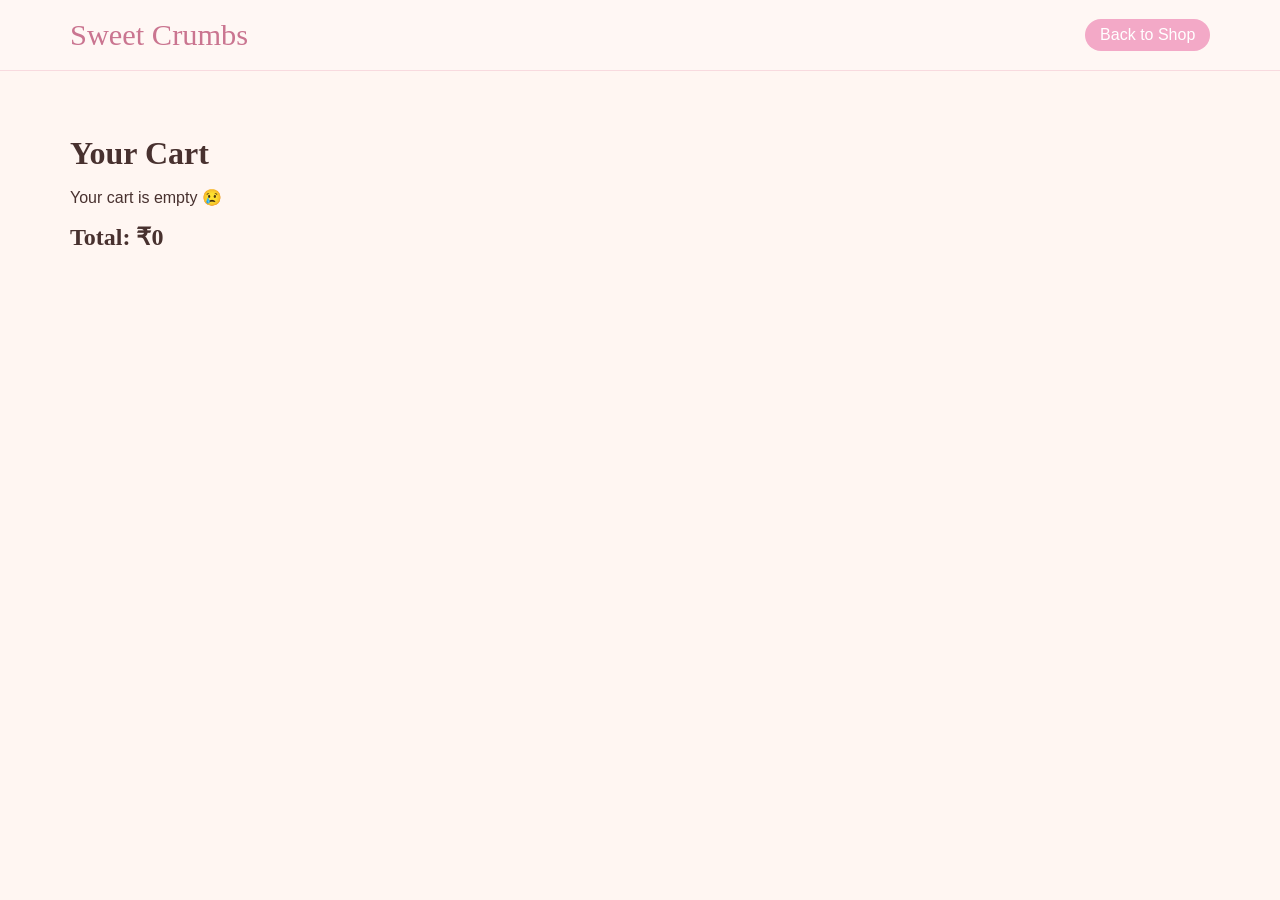
<file: cart.html>
<!DOCTYPE html>
<html lang="en">
<head>
  <meta charset="UTF-8" />
  <meta name="viewport" content="width=device-width, initial-scale=1.0"/>
  <title>Cart | Sweet Crumbs</title>
  <link rel="stylesheet" href="./style.css" />
  <style>
    /* Checkout Section Styles */
    #checkout-section { margin-top: 2rem; padding-top: 2rem; border-top: 2px dashed #eee; display: none; }
    .method-selector { display: flex; gap: 1rem; margin-bottom: 1.5rem; }
    .method-card { 
      flex: 1; padding: 1rem; border: 1px solid #ddd; border-radius: 8px; text-align: center; cursor: pointer; transition: 0.3s;
    }
    .method-card.active { border-color: #d4a373; background: #fffaf5; box-shadow: 0 4px 12px rgba(212, 163, 115, 0.2); }
    .details-form { background: #fdfdfd; padding: 1.5rem; border-radius: 12px; margin-top: 1rem; display: none; }
    .form-group { margin-bottom: 1rem; }
    .form-group label { display: block; font-weight: 600; margin-bottom: 0.3rem; font-size: 0.9rem; }
    .form-group input, .form-group textarea { width: 100%; padding: 0.8rem; border: 1px solid #ddd; border-radius: 6px; }
    .hidden { display: none !important; }
  </style>
</head>
<body>

<header class="site-header">
  <div class="container topbar">
    <a class="logo" href="./index.html">Sweet Crumbs</a>
    <a href="./shop.html" class="btn mini">Back to Shop</a>
  </div>
</header>

<main class="section">
  <div class="container">
    <h1>Your Cart</h1>

    <div id="cart-container"></div>
    <h2 id="cart-total" style="margin-top: 1rem;">Total: ₹0</h2>

    <div id="place-order-btn-container" style="margin-top: 2rem;">
        <button onclick="showCheckout()" class="btn primary" id="main-place-order">Place Order</button>
    </div>

    <section id="checkout-section">
        <h3>Order Preferences</h3>
        <p>How would you like to receive your sweet treats?</p>
        
        <div class="method-selector">
            <div class="method-card" onclick="selectMethod('delivery')" id="m-delivery">
                <strong>🚚 Delivery</strong>
            </div>
            <div class="method-card" onclick="selectMethod('takeaway')" id="m-takeaway">
                <strong>🛍️ Takeaway</strong>
            </div>
            <div class="method-card" onclick="selectMethod('dinein')" id="m-dinein">
                <strong>🍽️ Dine In</strong>
            </div>
        </div>

        <div id="checkout-form" class="details-form">
            <div id="delivery-fields" class="hidden">
                <div class="form-group">
                    <label>Full Address</label>
                    <textarea id="address" placeholder="House #, Street, Area..."></textarea>
                </div>
                <div class="form-group">
                    <label>Contact Number</label>
                    <input type="tel" id="phone" placeholder="+92 3xx xxxxxxx">
                </div>
            </div>

            <div id="dinein-fields" class="hidden">
                <div class="form-group">
                    <label>Table Number</label>
                    <input type="number" id="table-no" placeholder="Enter table number (1-20)">
                </div>
            </div>

            <div id="takeaway-fields" class="hidden">
                <p>✨ Your order will be ready for pickup in 20-30 minutes.</p>
                <div class="form-group">
                    <label>Pickup Time</label>
                    <input type="time" id="pickup-time">
                </div>
            </div>

            <button onclick="confirmOrder()" class="btn primary" style="width: 100%; margin-top: 1rem;">Confirm & Pay</button>
        </div>
    </section>
  </div>
</main>

<script>
const CART_STORAGE_KEY = "sweetcrumbs-cart";
let selectedMethod = '';

function getCartItems() {
  try {
    return JSON.parse(localStorage.getItem(CART_STORAGE_KEY)) || [];
  } catch { return []; }
}

function saveCartItems(items) {
  localStorage.setItem(CART_STORAGE_KEY, JSON.stringify(items));
}

function renderCart() {
  const container = document.getElementById("cart-container");
  const totalEl = document.getElementById("cart-total");
  const checkoutSec = document.getElementById("checkout-section");
  const placeOrderBtn = document.getElementById("main-place-order");

  const cartItems = getCartItems();

  if (cartItems.length === 0) {
    container.innerHTML = "<p>Your cart is empty 😢</p>";
    totalEl.textContent = "Total: ₹0";
    placeOrderBtn.style.display = "none";
    checkoutSec.style.display = "none";
    return;
  }

  let total = 0;
  container.innerHTML = cartItems.map((item, index) => {
    const price = parseInt(item.price.replace("₹", "")) || 0;
    total += price * item.quantity;
    return `
      <div class="card" style="margin-bottom:1rem; padding: 1rem;">
        <div class="row" style="justify-content: space-between; align-items: center;">
          <div style="display: flex; align-items: center; gap: 15px;">
            <img src="${item.image}" style="width: 50px; height: 50px; border-radius: 8px; object-fit: cover;">
            <div>
                <h3 style="margin:0">${item.name}</h3>
                <p style="margin:0">${item.price} × ${item.quantity}</p>
            </div>
          </div>
          <button onclick="removeItem(${index})" class="btn mini" style="background: #ffeded; color: red; border:none;">Remove</button>
        </div>
      </div>
    `;
  }).join("");

  totalEl.textContent = "Total: ₹" + total;
}

function showCheckout() {
    document.getElementById("checkout-section").style.display = "block";
    window.scrollTo({ top: document.body.scrollHeight, behavior: 'smooth' });
}

function selectMethod(method) {
    selectedMethod = method;
    
    // UI Update
    document.querySelectorAll('.method-card').forEach(c => c.classList.remove('active'));
    document.getElementById(`m-${method}`).classList.add('active');
    
    // Form Update
    document.getElementById('checkout-form').style.display = "block";
    document.getElementById('delivery-fields').classList.add('hidden');
    document.getElementById('dinein-fields').classList.add('hidden');
    document.getElementById('takeaway-fields').classList.add('hidden');
    
    document.getElementById(`${method}-fields`).classList.remove('hidden');
}

function confirmOrder() {
    const cart = getCartItems();
    if(cart.length === 0) return;

    // Yahan hum real logic ki jagah professional alert de rahe hain
    let details = "";
    if(selectedMethod === 'delivery') details = "Address: " + document.getElementById('address').value;
    if(selectedMethod === 'dinein') details = "Table: " + document.getElementById('table-no').value;
    
    alert(`🎉 Order Placed via ${selectedMethod.toUpperCase()}!\n\nThank you for choosing Sweet Crumbs Bakery. Your order is being prepared.`);
    
    // Clear Cart after order
    localStorage.removeItem(CART_STORAGE_KEY);
    window.location.href = "index.html"; 
}

function removeItem(index) {
  const cartItems = getCartItems();
  cartItems.splice(index, 1);
  saveCartItems(cartItems);
  renderCart();
}

renderCart();
</script>

</body>
</html>
</file>
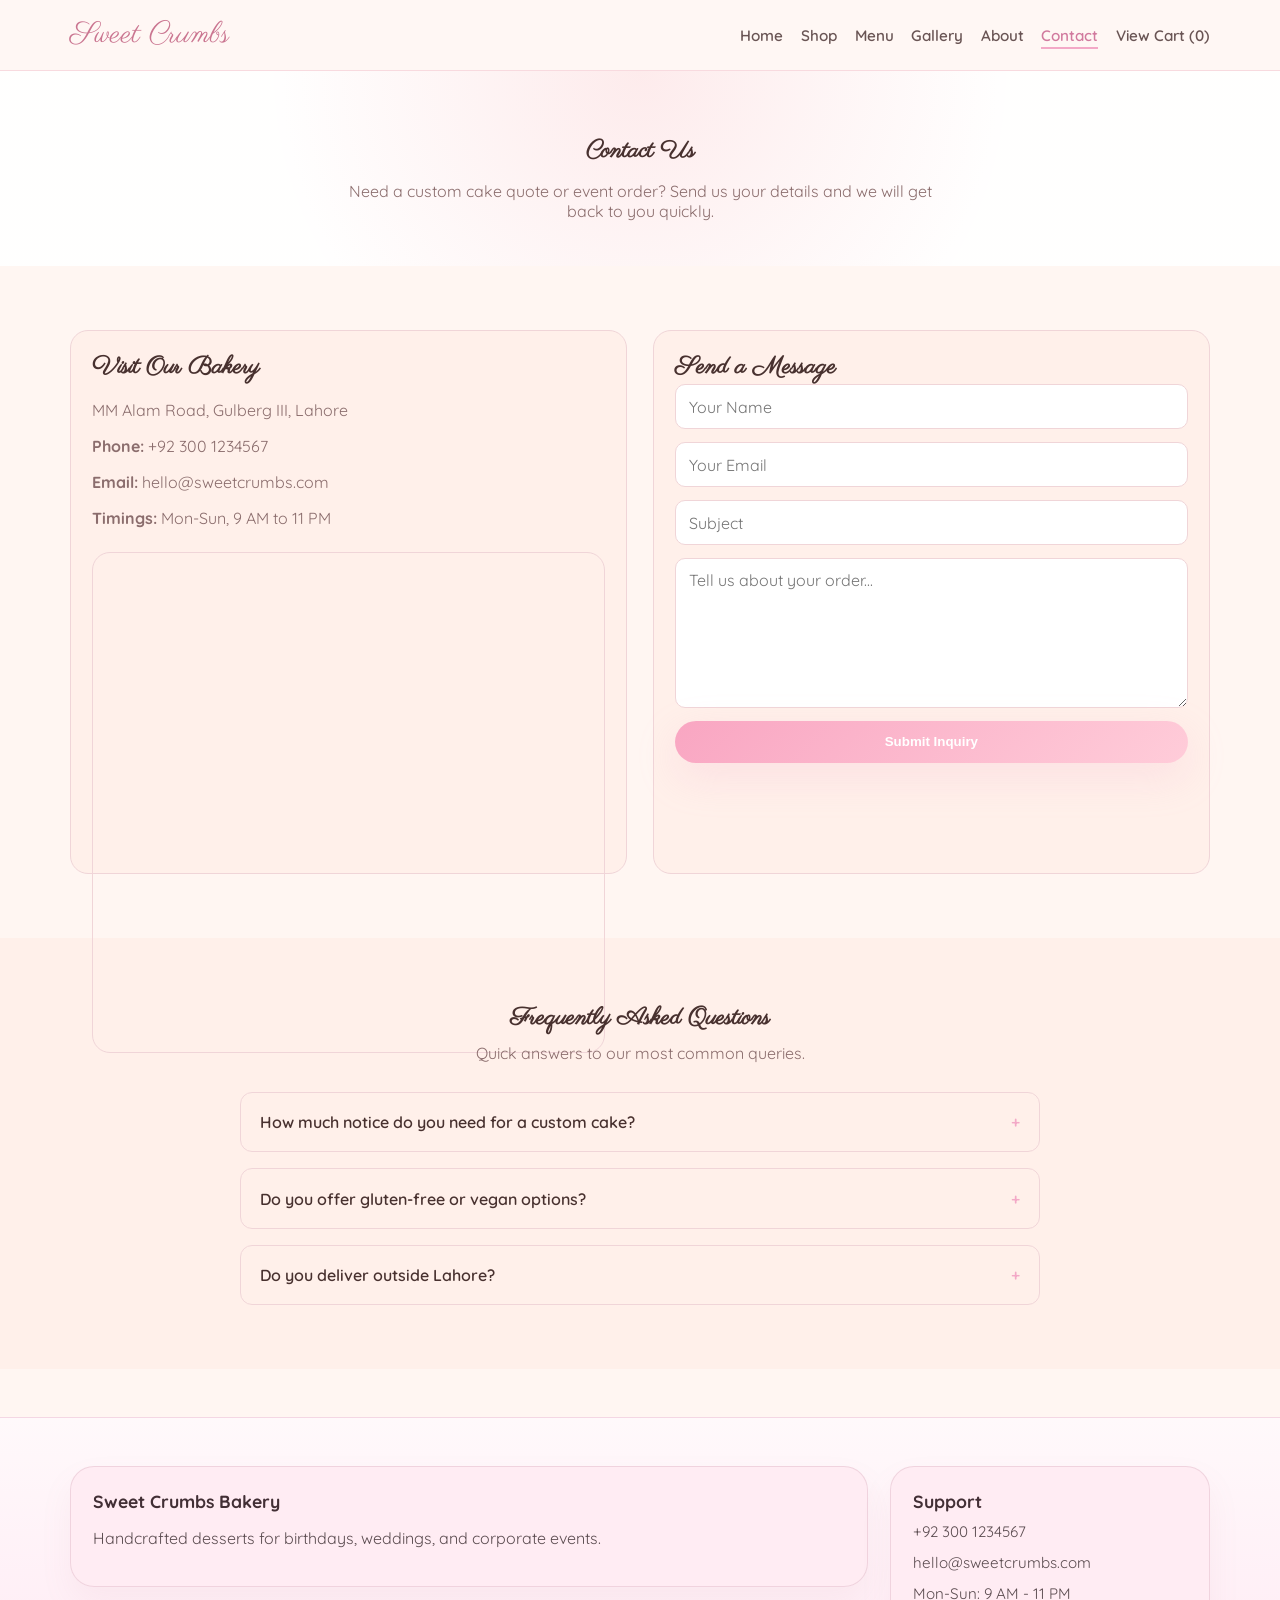
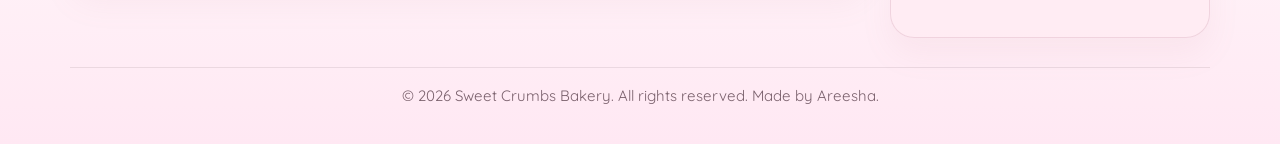
<file: contact.html>
<!DOCTYPE html>
<html lang="en">
  <head>
    <meta charset="UTF-8" />
    <meta name="viewport" content="width=device-width, initial-scale=1.0" />
    <title>Contact | Sweet Crumbs Bakery</title>
    <link rel="preconnect" href="https://fonts.googleapis.com" />
    <link rel="preconnect" href="https://fonts.gstatic.com" crossorigin />
    <link
      href="https://fonts.googleapis.com/css2?family=Parisienne&family=Quicksand:wght@300;400;500;600;700&display=swap"
      rel="stylesheet"
    />
    <link rel="stylesheet" href="./style.css" />
  </head>
  <body>
    <div class="page-loader" aria-hidden="true">
      <div class="loader-content">
        <div class="loader-spinner">
          <span class="loader-dot"></span>
          <span class="loader-dot"></span>
          <span class="loader-dot"></span>
        </div>
        <p class="loader-title">Sweet Crumbs</p>
        <p class="loader-subtitle">Welcome to our bakery</p>
      </div>
    </div>
    <header class="site-header">
      <div class="container topbar">
        <a class="logo" href="./index.html">Sweet Crumbs</a>
        <button class="menu-toggle" type="button">Menu</button>
        <nav>
          <ul class="nav-list">
            <li><a class="nav-link" href="./index.html">Home</a></li>
            <li><a class="nav-link" href="./shop.html">Shop</a></li>
            <li><a class="nav-link" href="./menu.html">Menu</a></li>
            <li><a class="nav-link" href="./gallery.html">Gallery</a></li>
            <li><a class="nav-link" href="./about.html">About</a></li>
            <li><a class="nav-link active" href="./contact.html">Contact</a></li>
            <li><a class="nav-link cart-link" href="#" id="view-cart-link">View Cart (<span class="cart-count">0</span>)</a></li>
          </ul>
        </nav>
      </div>
    </header>

    <main>
      <section class="page-hero">
        <div class="container">
          <h1>Contact Us</h1>
          <p>
            Need a custom cake quote or event order? Send us your details and
            we will get back to you quickly.
          </p>
        </div>
      </section>

      <section class="section">
        <div class="container split">
          <article class="panel">
            <h2>Visit Our Bakery</h2>
            <p>MM Alam Road, Gulberg III, Lahore</p>
            <p><strong>Phone:</strong> +92 300 1234567</p>
            <p><strong>Email:</strong> hello@sweetcrumbs.com</p>
            <p><strong>Timings:</strong> Mon-Sun, 9 AM to 11 PM</p>
            
            <div class="map-container" style="margin-top: 1.5rem;">
              <iframe src="https://www.google.com/maps/embed?pb=!1m18!1m12!1m3!1d13606.311394747738!2d74.3364966!3d31.5083161!2m3!1f0!2f0!3f0!3m2!1i1024!2i768!4f13.1!3m3!1m2!1s0x3919045a19555555%3A0x6b83f06e0cb7090b!2sGulberg%20III%2C%20Lahore%2C%20Punjab%2C%20Pakistan!5e0!3m2!1sen!2s!4v1700000000000!5m2!1sen!2s" allowfullscreen="" loading="lazy" referrerpolicy="no-referrer-when-downgrade"></iframe>
            </div>
          </article>
          <article class="panel">
            <h2>Send a Message</h2>
            <form class="contact-form">
              <input type="text" placeholder="Your Name" />
              <input type="email" placeholder="Your Email" />
              <input type="text" placeholder="Subject" />
              <textarea placeholder="Tell us about your order..."></textarea>
              <button class="btn primary" type="button">Submit Inquiry</button>
            </form>
          </article>
        </div>
      </section>

      <section class="section" style="background: var(--surface-soft);">
        <div class="container fade-up">
          <div class="section-title">
            <h2>Frequently Asked Questions</h2>
            <p>Quick answers to our most common queries.</p>
          </div>
          
          <div class="faq-list" style="max-width: 800px; margin: 0 auto;">
            <div class="faq-item">
              <div class="faq-question">
                How much notice do you need for a custom cake?
                <span style="color: var(--accent);">+</span>
              </div>
              <div class="faq-answer">
                For standard signature cakes, we require at least 24 hours notice. For fully custom and tiered event cakes, we request a minimum of 1 week notice.
              </div>
            </div>
            
            <div class="faq-item">
              <div class="faq-question">
                Do you offer gluten-free or vegan options?
                <span style="color: var(--accent);">+</span>
              </div>
              <div class="faq-answer">
                Yes! We have a dedicated menu for gluten-free and vegan cupcakes and cookies. Please mention your dietary requirements when ordering.
              </div>
            </div>

            <div class="faq-item">
              <div class="faq-question">
                Do you deliver outside Lahore?
                <span style="color: var(--accent);">+</span>
              </div>
              <div class="faq-answer">
                Currently, we only offer delivery within the greater Lahore area to ensure our delicate desserts arrive in perfect condition.
              </div>
            </div>
          </div>
        </div>
      </section>
    </main>

    <footer class="site-footer">
      <div class="container">
        <div class="footer-grid">
          <div>
            <h3>Sweet Crumbs Bakery</h3>
            <p>Handcrafted desserts for birthdays, weddings, and corporate events.</p>
          </div>
          <div>
            <h4>Support</h4>
            <ul>
              <li>+92 300 1234567</li>
              <li>hello@sweetcrumbs.com</li>
              <li>Mon-Sun: 9 AM - 11 PM</li>
            </ul>
          </div>
        </div>
        <p class="copyright">© 2026 Sweet Crumbs Bakery. All rights reserved. Made by Areesha.</p>
      </div>
    </footer>
    <script src="./script.js"></script>
  </body>
</html>
</file>
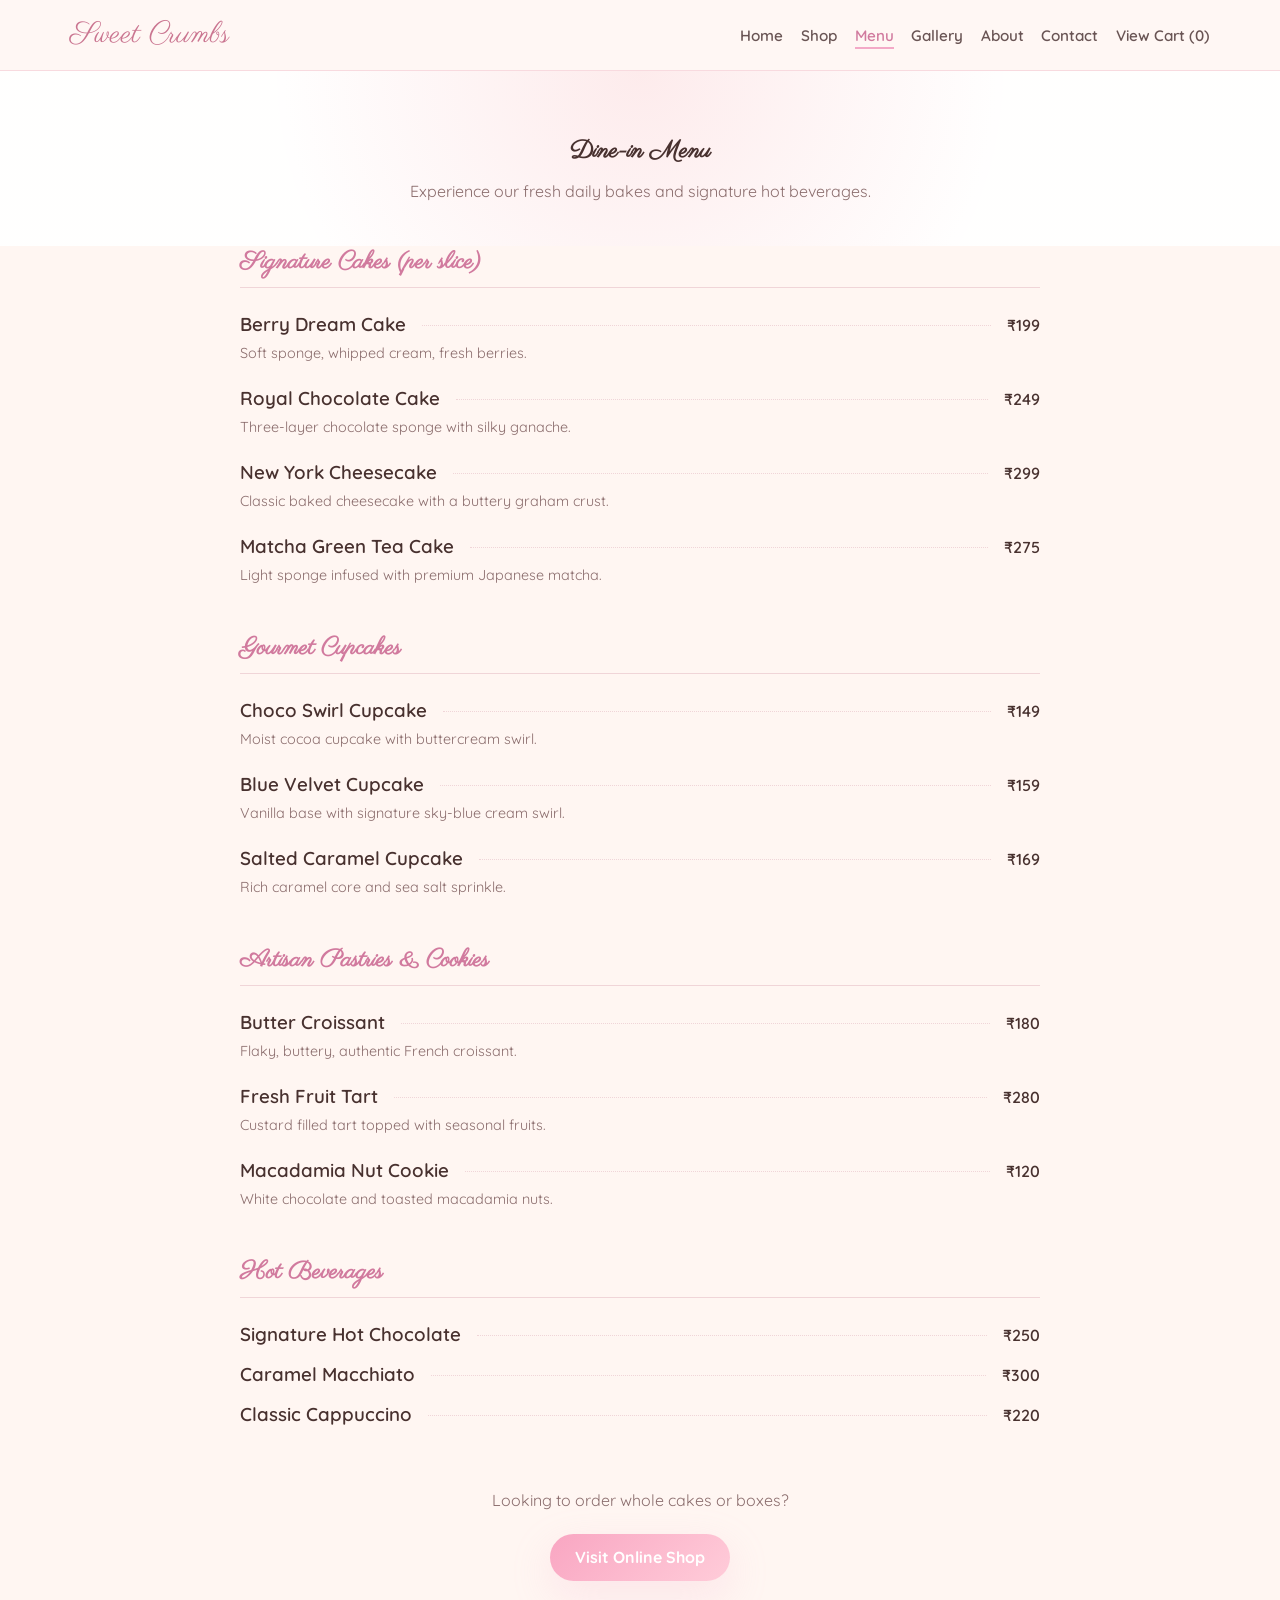
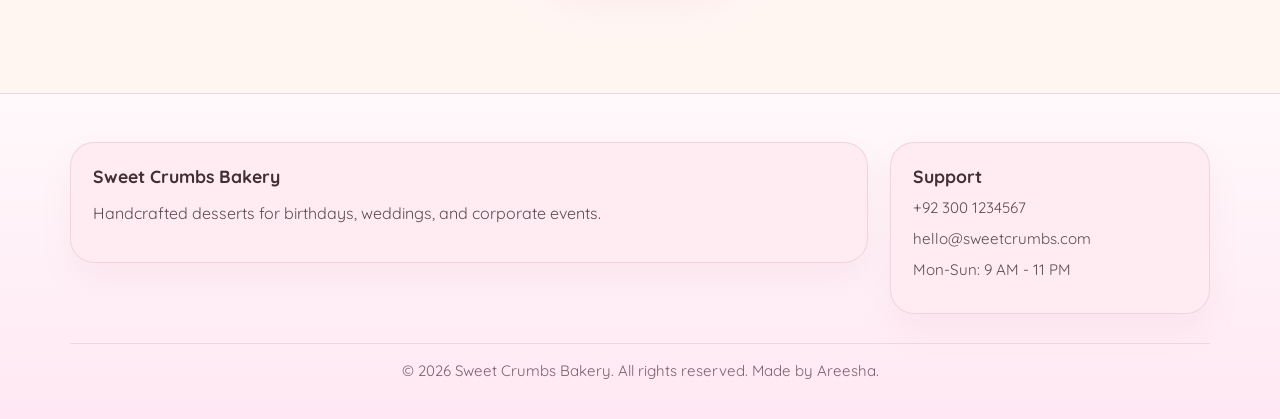
<file: menu.html>
<!DOCTYPE html>
<html lang="en">
  <head>
    <meta charset="UTF-8" />
    <meta name="viewport" content="width=device-width, initial-scale=1.0" />
    <title>Menu | Sweet Crumbs Bakery</title>
    <link rel="preconnect" href="https://fonts.googleapis.com" />
    <link rel="preconnect" href="https://fonts.gstatic.com" crossorigin />
    <link
      href="https://fonts.googleapis.com/css2?family=Parisienne&family=Quicksand:wght@300;400;500;600;700&display=swap"
      rel="stylesheet"
    />
    <link rel="stylesheet" href="./style.css" />
  </head>
  <body>
    <div class="page-loader" aria-hidden="true">
      <div class="loader-content">
        <div class="loader-spinner">
          <span class="loader-dot"></span>
          <span class="loader-dot"></span>
          <span class="loader-dot"></span>
        </div>
        <p class="loader-title">Sweet Crumbs</p>
        <p class="loader-subtitle">Welcome to our bakery</p>
      </div>
    </div>
    <header class="site-header">
      <div class="container topbar">
        <a class="logo" href="./index.html">Sweet Crumbs</a>
        <button class="menu-toggle" type="button">Menu</button>
        <nav>
          <ul class="nav-list">
            <li><a class="nav-link" href="./index.html">Home</a></li>
            <li><a class="nav-link" href="./shop.html">Shop</a></li>
            <li><a class="nav-link active" href="./menu.html">Menu</a></li>
            <li><a class="nav-link" href="./gallery.html">Gallery</a></li>
            <li><a class="nav-link" href="./about.html">About</a></li>
            <li><a class="nav-link" href="./contact.html">Contact</a></li>
            <li><a class="nav-link cart-link" href="#" id="view-cart-link">View Cart (<span class="cart-count">0</span>)</a></li>
          </ul>
        </nav>
      </div>
    </header>

    <main>
      <section class="page-hero fade-up">
        <div class="container">
          <h1>Dine-in Menu</h1>
          <p>
            Experience our fresh daily bakes and signature hot beverages.
          </p>
        </div>
      </section>

      <section class="section" style="padding-top: 0;">
        <div class="container" style="max-width: 800px; margin: 0 auto;">
          <div class="menu-category fade-up" style="margin-bottom: 3rem;">
            <h2 style="border-bottom: 1px solid var(--line); padding-bottom: 0.5rem; margin-bottom: 1.5rem; color: var(--accent-dark);">Signature Cakes (per slice)</h2>
            
            <div style="display: flex; justify-content: space-between; align-items: baseline; margin-bottom: 1rem;">
              <h3 style="margin: 0; font-family: 'Quicksand', sans-serif; font-weight: 600;">Berry Dream Cake</h3>
              <div style="flex-grow: 1; border-bottom: 1px dotted var(--line); margin: 0 1rem; position: relative; top: -5px;"></div>
              <span style="font-weight: 600;">₹199</span>
            </div>
            <p style="color: var(--muted); font-size: 0.9rem; margin-top: -0.5rem; margin-bottom: 1.5rem;">Soft sponge, whipped cream, fresh berries.</p>

            <div style="display: flex; justify-content: space-between; align-items: baseline; margin-bottom: 1rem;">
              <h3 style="margin: 0; font-family: 'Quicksand', sans-serif; font-weight: 600;">Royal Chocolate Cake</h3>
              <div style="flex-grow: 1; border-bottom: 1px dotted var(--line); margin: 0 1rem; position: relative; top: -5px;"></div>
              <span style="font-weight: 600;">₹249</span>
            </div>
            <p style="color: var(--muted); font-size: 0.9rem; margin-top: -0.5rem; margin-bottom: 1.5rem;">Three-layer chocolate sponge with silky ganache.</p>

            <div style="display: flex; justify-content: space-between; align-items: baseline; margin-bottom: 1rem;">
              <h3 style="margin: 0; font-family: 'Quicksand', sans-serif; font-weight: 600;">New York Cheesecake</h3>
              <div style="flex-grow: 1; border-bottom: 1px dotted var(--line); margin: 0 1rem; position: relative; top: -5px;"></div>
              <span style="font-weight: 600;">₹299</span>
            </div>
            <p style="color: var(--muted); font-size: 0.9rem; margin-top: -0.5rem; margin-bottom: 1.5rem;">Classic baked cheesecake with a buttery graham crust.</p>
            
            <div style="display: flex; justify-content: space-between; align-items: baseline; margin-bottom: 1rem;">
              <h3 style="margin: 0; font-family: 'Quicksand', sans-serif; font-weight: 600;">Matcha Green Tea Cake</h3>
              <div style="flex-grow: 1; border-bottom: 1px dotted var(--line); margin: 0 1rem; position: relative; top: -5px;"></div>
              <span style="font-weight: 600;">₹275</span>
            </div>
            <p style="color: var(--muted); font-size: 0.9rem; margin-top: -0.5rem; margin-bottom: 1.5rem;">Light sponge infused with premium Japanese matcha.</p>
          </div>

          <div class="menu-category fade-up" style="margin-bottom: 3rem;">
            <h2 style="border-bottom: 1px solid var(--line); padding-bottom: 0.5rem; margin-bottom: 1.5rem; color: var(--accent-dark);">Gourmet Cupcakes</h2>
            
            <div style="display: flex; justify-content: space-between; align-items: baseline; margin-bottom: 1rem;">
              <h3 style="margin: 0; font-family: 'Quicksand', sans-serif; font-weight: 600;">Choco Swirl Cupcake</h3>
              <div style="flex-grow: 1; border-bottom: 1px dotted var(--line); margin: 0 1rem; position: relative; top: -5px;"></div>
              <span style="font-weight: 600;">₹149</span>
            </div>
            <p style="color: var(--muted); font-size: 0.9rem; margin-top: -0.5rem; margin-bottom: 1.5rem;">Moist cocoa cupcake with buttercream swirl.</p>

            <div style="display: flex; justify-content: space-between; align-items: baseline; margin-bottom: 1rem;">
              <h3 style="margin: 0; font-family: 'Quicksand', sans-serif; font-weight: 600;">Blue Velvet Cupcake</h3>
              <div style="flex-grow: 1; border-bottom: 1px dotted var(--line); margin: 0 1rem; position: relative; top: -5px;"></div>
              <span style="font-weight: 600;">₹159</span>
            </div>
            <p style="color: var(--muted); font-size: 0.9rem; margin-top: -0.5rem; margin-bottom: 1.5rem;">Vanilla base with signature sky-blue cream swirl.</p>
            
            <div style="display: flex; justify-content: space-between; align-items: baseline; margin-bottom: 1rem;">
              <h3 style="margin: 0; font-family: 'Quicksand', sans-serif; font-weight: 600;">Salted Caramel Cupcake</h3>
              <div style="flex-grow: 1; border-bottom: 1px dotted var(--line); margin: 0 1rem; position: relative; top: -5px;"></div>
              <span style="font-weight: 600;">₹169</span>
            </div>
            <p style="color: var(--muted); font-size: 0.9rem; margin-top: -0.5rem; margin-bottom: 1.5rem;">Rich caramel core and sea salt sprinkle.</p>
          </div>

          <div class="menu-category fade-up" style="margin-bottom: 3rem;">
            <h2 style="border-bottom: 1px solid var(--line); padding-bottom: 0.5rem; margin-bottom: 1.5rem; color: var(--accent-dark);">Artisan Pastries & Cookies</h2>
            
            <div style="display: flex; justify-content: space-between; align-items: baseline; margin-bottom: 1rem;">
              <h3 style="margin: 0; font-family: 'Quicksand', sans-serif; font-weight: 600;">Butter Croissant</h3>
              <div style="flex-grow: 1; border-bottom: 1px dotted var(--line); margin: 0 1rem; position: relative; top: -5px;"></div>
              <span style="font-weight: 600;">₹180</span>
            </div>
            <p style="color: var(--muted); font-size: 0.9rem; margin-top: -0.5rem; margin-bottom: 1.5rem;">Flaky, buttery, authentic French croissant.</p>
            
            <div style="display: flex; justify-content: space-between; align-items: baseline; margin-bottom: 1rem;">
              <h3 style="margin: 0; font-family: 'Quicksand', sans-serif; font-weight: 600;">Fresh Fruit Tart</h3>
              <div style="flex-grow: 1; border-bottom: 1px dotted var(--line); margin: 0 1rem; position: relative; top: -5px;"></div>
              <span style="font-weight: 600;">₹280</span>
            </div>
            <p style="color: var(--muted); font-size: 0.9rem; margin-top: -0.5rem; margin-bottom: 1.5rem;">Custard filled tart topped with seasonal fruits.</p>

            <div style="display: flex; justify-content: space-between; align-items: baseline; margin-bottom: 1rem;">
              <h3 style="margin: 0; font-family: 'Quicksand', sans-serif; font-weight: 600;">Macadamia Nut Cookie</h3>
              <div style="flex-grow: 1; border-bottom: 1px dotted var(--line); margin: 0 1rem; position: relative; top: -5px;"></div>
              <span style="font-weight: 600;">₹120</span>
            </div>
            <p style="color: var(--muted); font-size: 0.9rem; margin-top: -0.5rem; margin-bottom: 1.5rem;">White chocolate and toasted macadamia nuts.</p>
          </div>
          
          <div class="menu-category fade-up" style="margin-bottom: 3rem;">
            <h2 style="border-bottom: 1px solid var(--line); padding-bottom: 0.5rem; margin-bottom: 1.5rem; color: var(--accent-dark);">Hot Beverages</h2>
            
            <div style="display: flex; justify-content: space-between; align-items: baseline; margin-bottom: 1rem;">
              <h3 style="margin: 0; font-family: 'Quicksand', sans-serif; font-weight: 600;">Signature Hot Chocolate</h3>
              <div style="flex-grow: 1; border-bottom: 1px dotted var(--line); margin: 0 1rem; position: relative; top: -5px;"></div>
              <span style="font-weight: 600;">₹250</span>
            </div>

            <div style="display: flex; justify-content: space-between; align-items: baseline; margin-bottom: 1rem;">
              <h3 style="margin: 0; font-family: 'Quicksand', sans-serif; font-weight: 600;">Caramel Macchiato</h3>
              <div style="flex-grow: 1; border-bottom: 1px dotted var(--line); margin: 0 1rem; position: relative; top: -5px;"></div>
              <span style="font-weight: 600;">₹300</span>
            </div>
            
            <div style="display: flex; justify-content: space-between; align-items: baseline; margin-bottom: 1rem;">
              <h3 style="margin: 0; font-family: 'Quicksand', sans-serif; font-weight: 600;">Classic Cappuccino</h3>
              <div style="flex-grow: 1; border-bottom: 1px dotted var(--line); margin: 0 1rem; position: relative; top: -5px;"></div>
              <span style="font-weight: 600;">₹220</span>
            </div>
          </div>
          
          <div style="text-align: center; margin-top: 4rem;">
            <p style="color: var(--muted); margin-bottom: 1.5rem;">Looking to order whole cakes or boxes?</p>
            <a href="./shop.html" class="btn primary">Visit Online Shop</a>
          </div>
        </div>
      </section>
    </main>

    <footer class="site-footer">
      <div class="container">
        <div class="footer-grid">
          <div>
            <h3>Sweet Crumbs Bakery</h3>
            <p>Handcrafted desserts for birthdays, weddings, and corporate events.</p>
          </div>
          <div>
            <h4>Support</h4>
            <ul>
              <li>+92 300 1234567</li>
              <li>hello@sweetcrumbs.com</li>
              <li>Mon-Sun: 9 AM - 11 PM</li>
            </ul>
          </div>
        </div>
        <p class="copyright">© 2026 Sweet Crumbs Bakery. All rights reserved. Made by Areesha.</p>
      </div>
    </footer>
    <script src="./script.js"></script>
  </body>
</html>
</file>
<file: style.css>
:root {
  --bg: #fff6f2;
  --surface: #fff7f3;
  --surface-soft: #fff0ea;
  --accent: #f3a9c7;
  --accent-dark: #d17a9e;
  --text: #48312f;
  --muted: #8b6d6d;
  --line: #f0d5d8;
  --shadow-sm: 0 8px 24px rgba(146, 87, 115, 0.09);
  --shadow-md: 0 16px 40px rgba(146, 87, 115, 0.14);
  --shadow-lg: 0 28px 80px rgba(146, 87, 115, 0.18);
  --transition: 0.25s cubic-bezier(0.25, 0.8, 0.25, 1);
}

* {
  box-sizing: border-box;
}

html {
  scroll-behavior: smooth;
}

body {
  margin: 0;
  font-family: "Quicksand", sans-serif;
  color: var(--text);
  background: var(--bg);
}

h1,
h2,
h3,
h4 {
  margin: 0;
  font-family: "Parisienne", cursive;
}

a {
  color: inherit;
  text-decoration: none;
}

img {
  max-width: 100%;
  display: block;
}

.page-loader {
  position: fixed;
  inset: 0;
  z-index: 9999;
  display: flex;
  align-items: center;
  justify-content: center;
  background: radial-gradient(circle at top left, rgba(243, 169, 199, 0.2), transparent 35%),
    linear-gradient(180deg, #fff8fb 0%, #fef2f6 45%, #ffe7f1 100%);
  color: #472b33;
  transition: opacity 0.35s ease, visibility 0.35s ease;
  opacity: 1;
  visibility: visible;
}

.page-loader.hide {
  opacity: 0;
  visibility: hidden;
  pointer-events: none;
}

.loader-content {
  text-align: center;
  max-width: 360px;
  padding: 2rem 1.75rem;
  border-radius: 28px;
  background: rgba(255, 255, 255, 0.98);
  backdrop-filter: blur(16px);
  box-shadow: 0 28px 60px rgba(0, 0, 0, 0.12);
  border: 1px solid rgba(46, 33, 20, 0.08);
}

.loader-spinner {
  display: flex;
  align-items: center;
  justify-content: center;
  gap: 0.55rem;
  margin: 0 auto 1.35rem;
}

.loader-dot {
  width: 0.95rem;
  height: 0.95rem;
  background: #d8b87c;
  border-radius: 50%;
  opacity: 0.4;
  animation: loader-dot 1s infinite ease-in-out;
}

.loader-dot:nth-child(2) {
  animation-delay: 0.15s;
}

.loader-dot:nth-child(3) {
  animation-delay: 0.3s;
}

.loader-title {
  letter-spacing: 0.45em;
  text-transform: uppercase;
  font-size: 1.4rem;
  margin: 0.7rem 0 0.35rem;
  font-family: "Parisienne", cursive;
  font-weight: 400;
  color: #3c2a16;
}

.loader-subtitle {
  color: #5f4a36;
  font-size: 0.96rem;
  margin: 0;
  line-height: 1.75;
}

.cart-overlay,
.cart-panel {
  position: fixed;
  inset: 0;
  z-index: 10000;
}

.cart-overlay {
  background: rgba(51, 23, 38, 0.55);
  opacity: 0;
  visibility: hidden;
  display: none;
  pointer-events: none;
  transition: opacity 0.25s ease;
}

.cart-overlay.open {
  display: block;
  opacity: 1;
  visibility: visible;
  pointer-events: auto;
}

.cart-panel {
  position: fixed;
  top: 0;
  right: 0;
  width: min(420px, 100%);
  height: 100%;
  background: #fff9fb;
  box-shadow: -12px 0 40px rgba(124, 80, 101, 0.12);
  transform: translateX(100%);
  transition: transform 0.4s cubic-bezier(0.25, 0.46, 0.45, 0.94);
  display: none;
  flex-direction: column;
  padding: 1.5rem;
}

.cart-panel.open {
  display: flex;
  transform: translateX(0);
}

.cart-panel h2 {
  font-family: "Parisienne", cursive;
  margin: 0 0 1rem;
  color: #b5567e;
}

.cart-panel .cart-items {
  flex: 1;
  overflow-y: auto;
  display: grid;
  gap: 1rem;
}

.cart-item {
  background: #fff;
  border: 1px solid rgba(240, 207, 214, 0.8);
  border-radius: 18px;
  padding: 1rem;
  display: grid;
  gap: 0.45rem;
}

.cart-item-top {
  display: flex;
  justify-content: space-between;
  align-items: center;
  gap: 0.75rem;
}

.cart-item h4 {
  margin: 0;
  font-size: 1rem;
  font-weight: 700;
  color: #45303a;
}

.cart-remove-btn {
  padding: 0.35rem 0.85rem;
  border-radius: 999px;
  border: 1px solid rgba(181, 86, 126, 0.35);
  background: transparent;
  color: #b5567e;
  font-size: 0.86rem;
  cursor: pointer;
}

.cart-remove-btn:hover {
  background: #ffe9f1;
}

.cart-item span {
  color: #6e515e;
  font-size: 0.92rem;
}

.cart-panel .cart-footer {
  padding-top: 1rem;
  border-top: 1px solid rgba(240, 207, 214, 0.9);
}

.cart-panel .cart-footer p {
  margin: 0.75rem 0 0;
  color: #5b404b;
}

.cart-close {
  position: absolute;
  top: 1rem;
  right: 1rem;
  width: 2rem;
  height: 2rem;
  border: 1px solid rgba(181, 86, 126, 0.35);
  border-radius: 999px;
  display: inline-flex;
  align-items: center;
  justify-content: center;
  background: #fff;
  color: #b5567e;
  font-weight: 700;
  cursor: pointer;
}

.btn.mini.cart-add-btn {
  margin-right: 0.5rem;
  background: #ffd9e9;
  color: #8f4f6c;
}

.btn.mini.cart-add-btn:hover {
  background: #f7baca;
}

.product-detail-section.animate-detail {
  opacity: 0;
  transform: translateY(20px);
  transition: transform 0.7s ease, opacity 0.7s ease;
}

.product-detail-section.show-detail {
  opacity: 1;
  transform: translateY(0);
}

@keyframes loader-dot {
  0%, 100% {
    transform: translateY(0);
    opacity: 0.4;
  }
  50% {
    transform: translateY(-10px);
    opacity: 1;
  }
}


@keyframes spin {
  to {
    transform: rotate(360deg);
  }
}

.container {
  width: min(1140px, calc(100% - 2rem));
  margin: 0 auto;
}

.site-header {
  position: sticky;
  top: 0;
  z-index: 20;
  background: rgba(255, 247, 244, 0.95);
  border-bottom: 1px solid rgba(244, 199, 208, 0.6);
  -webkit-backdrop-filter: blur(12px);
  backdrop-filter: blur(12px);
  color: var(--text);
}

.topbar {
  display: flex;
  align-items: center;
  justify-content: space-between;
  min-height: 70px;
}

.logo {
  font-family: "Parisienne", cursive;
  font-size: 1.9rem;
  font-weight: 400;
  color: #ca7590;
  transition: all 0.3s ease;
  animation: float 3s ease-in-out infinite;
}

.logo:hover {
  transform: scale(1.05);
  color: #b5567e;
}

.nav-list {
  display: flex;
  align-items: center;
  list-style: none;
  padding: 0;
  margin: 0;
  gap: 1.1rem;
}

.nav-link {
  font-size: 0.95rem;
  color: rgba(72, 49, 49, 0.82);
  font-weight: 600;
  position: relative;
  transition: color var(--transition);
}

.nav-link::after {
  content: "";
  position: absolute;
  width: 0;
  height: 2px;
  bottom: -4px;
  left: 0;
  background-color: var(--accent);
  transition: width var(--transition);
}

.nav-link.active,
.nav-link:hover {
  color: var(--accent-dark);
}

.nav-link:hover::after,
.nav-link.active::after {
  width: 100%;
}

.menu-toggle {
  display: none;
  border: 1px solid rgba(255,255,255,0.2);
  border-radius: 10px;
  background: transparent;
  color: #fff;
  padding: 0.35rem 0.55rem;
  cursor: pointer;
}

.feature-icon {
  width: 32px;
  height: 32px;
  margin-bottom: 1rem;
  color: var(--accent);
}

.feature-icon svg {
  width: 100%;
  height: 100%;
  fill: currentColor;
}

.btn {
  border: 0;
  border-radius: 999px;
  cursor: pointer;
  transition: all var(--transition);
  display: inline-flex;
  align-items: center;
  justify-content: center;
}

.btn.primary {
  background: linear-gradient(135deg, #f9a6c2, #ffccd9);
  color: #ffffff;
  font-weight: 700;
  padding: 0.85rem 1.55rem;
  box-shadow: 0 14px 40px rgba(243, 169, 199, 0.22);
}

.btn.primary:hover {
  background: linear-gradient(135deg, #d773a1, #f4a0c8);
  box-shadow: 0 18px 45px rgba(211, 122, 158, 0.24);
  transform: translateY(-2px);
  animation: pulse 0.6s ease-in-out;
}

.btn.mini {
  background: rgba(243, 169, 199, 0.14);
  color: #9a5f7c;
  padding: 0.5rem 1rem;
  transition: all var(--transition);
}

.btn.mini:hover {
  background: rgba(243, 169, 199, 0.24);
  transform: scale(1.05);
  box-shadow: 0 4px 12px rgba(243, 169, 199, 0.2);
}

.hero {
  padding: 5rem 0 4rem;
  background: radial-gradient(circle at top left, rgba(243, 169, 199, 0.22), transparent 35%),
    linear-gradient(180deg, #fff7f5 0%, #fff0ef 100%);
}

.hero-grid {
  display: grid;
  grid-template-columns: 1.1fr 1fr;
  gap: 2rem;
  align-items: center;
}

.kicker {
  margin: 0;
  letter-spacing: 0.18em;
  color: var(--muted);
  font-size: 0.72rem;
}

.hero h1 {
  font-size: clamp(2.4rem, 4vw, 4rem);
  margin-top: 0.6rem;
  letter-spacing: 0.04em;
  background: linear-gradient(90deg, #ca7590 0%, #f9a6c2 50%, #ca7590 100%);
  background-size: 200% 100%;
  -webkit-background-clip: text;
  -webkit-text-fill-color: transparent;
  background-clip: text;
  animation: shimmer 3s ease-in-out infinite;
}

.hero p {
  max-width: 50ch;
  color: #7e5f66;
  line-height: 1.8;
}

.hero-card {
  background: #fff;
  border: 1px solid rgba(248, 216, 224, 0.7);
  border-radius: 30px;
  overflow: hidden;
  box-shadow: 0 24px 60px rgba(164, 87, 125, 0.1);
  transition: transform var(--transition), box-shadow var(--transition);
}

.hero-card:hover {
  transform: translateY(-5px);
}

.hero-card img {
  height: 100%;
  min-height: 360px;
  object-fit: cover;
  transition: transform 0.6s ease;
}

.hero-card:hover img {
  transform: scale(1.03);
}

.section {
  padding: 4rem 0;
}

.section-title {
  text-align: center;
  margin-bottom: 1.8rem;
}

.section-title p {
  color: var(--muted);
  margin: 0.5rem auto 0;
  max-width: 52ch;
}

.features {
  display: grid;
  grid-template-columns: repeat(3, 1fr);
  gap: 1rem;
}

.feature {
  background: #fff6f4;
  border: 1px solid rgba(243, 169, 199, 0.2);
  border-radius: 24px;
  padding: 1.4rem;
  transition: all var(--transition);
}

.feature:hover {
  transform: translateY(-4px);
  box-shadow: var(--shadow-sm);
  border-color: var(--accent);
}

.feature span {
  font-size: 1.5rem;
  display: inline-block;
  margin-bottom: 0.5rem;
}

.feature h3 {
  margin-top: 0.6rem;
  font-size: 1.2rem;
}

.feature p {
  color: var(--muted);
  font-size: 0.92rem;
}

.categories {
  display: flex;
  flex-wrap: wrap;
  justify-content: center;
  gap: 0.65rem;
  margin-bottom: 1.3rem;
}

.chip {
  padding: 0.55rem 0.9rem;
  border: 1px solid var(--line);
  background: #fff;
  border-radius: 999px;
  color: var(--muted);
  cursor: pointer;
  transition: all var(--transition);
}

.chip:hover {
  border-color: var(--accent);
  color: var(--accent-dark);
  transform: translateY(-2px);
  box-shadow: 0 4px 12px rgba(243, 169, 199, 0.15);
}

.chip.active {
  background: #ffd4e8;
  border-color: #f5b4d0;
  color: #9e4878;
  box-shadow: 0 12px 26px rgba(243, 169, 199, 0.15);
  animation: pulse 0.4s ease-in-out;
}

.products-grid {
  display: grid;
  grid-template-columns: repeat(3, 1fr);
  gap: 1rem;
}

.card {
  background: #fff8f4;
  border: 1px solid rgba(243, 169, 199, 0.2);
  border-radius: 24px;
  overflow: hidden;
  transition: all var(--transition);
  animation: fadeIn 0.4s ease-out forwards;
  opacity: 0;
  transform: translateY(20px);
}

.card:hover {
  transform: translateY(-8px) scale(1.02);
  box-shadow: 0 20px 40px rgba(243, 169, 199, 0.15);
  border-color: rgba(243, 169, 199, 0.4);
}

.card img {
  width: 100%;
  height: 220px;
  object-fit: cover;
  transition: transform 0.5s ease;
}

.card:hover img {
  transform: scale(1.08);
}

.card-content {
  padding: 0.95rem;
}

.card-content h3 {
  font-family: "Quicksand", sans-serif;
  font-size: 1rem;
  font-weight: 700;
  letter-spacing: 0.01em;
  margin: 0 0 0.55rem;
  color: #42343c;
}

.card-content p {
  color: var(--muted);
  font-size: 0.9rem;
}

.row {
  display: flex;
  align-items: center;
  justify-content: space-between;
}

.btn.mini {
  background: var(--accent);
  color: #fff;
  padding: 0.42rem 0.92rem;
}

.card.hidden {
  display: none;
}

.page-hero {
  padding: 4rem 0 2.8rem;
  text-align: center;
  background: radial-gradient(circle at top, rgba(243, 169, 199, 0.14), rgba(255, 255, 255, 0.95) 55%);
}

.hero-highlights {
  margin: 1.5rem auto 0;
  max-width: 720px;
  display: grid;
  gap: 0.55rem;
  color: var(--text);
  font-size: 0.96rem;
  line-height: 1.7;
}

.hero-highlights p {
  margin: 0;
  color: var(--muted);
}

.page-hero p {
  color: var(--muted);
  margin: 0.8rem auto 0;
  max-width: 60ch;
}

.split {
  display: grid;
  grid-template-columns: 1fr 1fr;
  gap: 1.6rem;
}

.panel {
  background: var(--surface-soft);
  border: 1px solid var(--line);
  border-radius: 18px;
  padding: 1.3rem;
}

.panel p,
.panel li {
  color: var(--muted);
}

.panel ul {
  margin: 0.6rem 0 0;
  padding-left: 1rem;
}

.contact-form {
  display: grid;
  gap: 0.8rem;
}

.contact-form input,
.contact-form textarea {
  border: 1px solid var(--line);
  border-radius: 10px;
  padding: 0.72rem 0.85rem;
  font: inherit;
  background: #fff;
}

.contact-form textarea {
  min-height: 150px;
  resize: vertical;
}

.contact-form input:focus,
.contact-form textarea:focus {
  outline: none;
  border-color: var(--accent);
  box-shadow: 0 0 0 3px rgba(198, 168, 112, 0.2);
}

/* New Sections Styles */

.testimonial-card {
  background: #fff;
  padding: 1.8rem;
  border-radius: 18px;
  border: 1px solid var(--line);
  box-shadow: var(--shadow-sm);
  position: relative;
  transition: all var(--transition);
}

.testimonial-card:hover {
  transform: translateY(-4px);
  box-shadow: var(--shadow-md);
}

.quote-icon {
  font-size: 2rem;
  color: var(--accent);
  opacity: 0.3;
  position: absolute;
  top: 1rem;
  right: 1.5rem;
}

.stars {
  color: #f59e0b;
  margin-bottom: 0.5rem;
}

.author {
  display: flex;
  align-items: center;
  gap: 0.8rem;
  margin-top: 1.2rem;
}

.author img {
  width: 45px;
  height: 45px;
  border-radius: 50%;
  object-fit: cover;
}

.author h4 {
  font-family: "Quicksand", sans-serif;
  font-size: 0.95rem;
  margin-bottom: 0.1rem;
}

.author span {
  font-size: 0.8rem;
  color: var(--muted);
}

.newsletter {
  background: var(--surface-soft);
  border-top: 1px solid var(--line);
  border-bottom: 1px solid var(--line);
  padding: 4rem 0;
  text-align: center;
}

.newsletter-box {
  max-width: 500px;
  margin: 0 auto;
}

.newsletter-form {
  display: flex;
  gap: 0.5rem;
  margin-top: 1.5rem;
}

.newsletter-form input {
  flex: 1;
  padding: 0.8rem 1.2rem;
  border: 1px solid var(--line);
  border-radius: 999px;
  font: inherit;
}

.newsletter-form input:focus {
  outline: none;
  border-color: var(--accent);
}

.team-grid, .values-grid {
  display: grid;
  grid-template-columns: repeat(3, 1fr);
  gap: 1.5rem;
  margin-top: 2rem;
}

.team-member {
  text-align: center;
}

.team-member img {
  width: 100%;
  aspect-ratio: 1/1;
  object-fit: cover;
  border-radius: 50%;
  margin-bottom: 1rem;
  border: 4px solid var(--surface-soft);
  box-shadow: var(--shadow-sm);
  transition: transform var(--transition);
}

.team-member:hover img {
  transform: scale(1.05);
  border-color: var(--accent);
}

.team-member h3 {
  font-size: 1.2rem;
  margin-bottom: 0.2rem;
}

.team-member p {
  color: var(--muted);
  font-size: 0.9rem;
}

.faq-list {
  display: flex;
  flex-direction: column;
  gap: 1rem;
}

.faq-item {
  background: var(--surface-soft);
  border: 1px solid var(--line);
  border-radius: 12px;
  overflow: hidden;
}

.faq-question {
  padding: 1.2rem;
  font-weight: 600;
  cursor: pointer;
  display: flex;
  justify-content: space-between;
  align-items: center;
  user-select: none;
}

.faq-answer {
  padding: 0 1.2rem;
  max-height: 0;
  overflow: hidden;
  transition: max-height 0.4s ease, padding 0.4s ease;
  color: var(--muted);
  line-height: 1.6;
}

.faq-item.active .faq-answer {
  padding: 0 1.2rem 1.2rem;
  max-height: 200px;
}

.map-container {
  border-radius: 18px;
  overflow: hidden;
  border: 1px solid var(--line);
  height: 100%;
  min-height: 300px;
}

.map-container iframe {
  width: 100%;
  height: 100%;
  border: 0;
}

.offers-banner {
  background: linear-gradient(135deg, #f3e7d2, #e5d3b6);
  border-radius: 18px;
  padding: 2rem;
  display: flex;
  justify-content: space-between;
  align-items: center;
  margin-bottom: 3rem;
  color: #62492a;
}

.offers-text h2 {
  font-size: 1.8rem;
  margin-bottom: 0.5rem;
}

.offers-text p {
  opacity: 0.9;
  margin-bottom: 0;
}

/* Creative About Page Styles */

.about-collage {
  position: relative;
  min-height: 400px;
}

.about-collage img {
  position: absolute;
  border-radius: 16px;
  box-shadow: var(--shadow-lg);
  transition: transform var(--transition);
}

.about-collage img:hover {
  transform: translateY(-10px) scale(1.02);
  z-index: 5;
}

.collage-1 {
  width: 60%;
  top: 0;
  left: 0;
  z-index: 2;
}

.collage-2 {
  width: 50%;
  top: 20%;
  right: 0;
  z-index: 3;
}

.collage-3 {
  width: 45%;
  bottom: -20px;
  left: 15%;
  z-index: 4;
  border: 8px solid var(--bg);
}

.stats-grid {
  display: grid;
  grid-template-columns: repeat(4, 1fr);
  gap: 2rem;
  text-align: center;
  padding: 4rem 0;
  border-top: 1px solid var(--line);
  border-bottom: 1px solid var(--line);
}

.stat-item h3 {
  font-size: 3rem;
  color: var(--accent);
  margin-bottom: 0.5rem;
}

.stat-item p {
  color: var(--muted);
  text-transform: uppercase;
  letter-spacing: 2px;
  font-size: 0.8rem;
  font-weight: 600;
}

.timeline {
  position: relative;
  max-width: 800px;
  margin: 0 auto;
  padding-left: 2rem;
  border-left: 2px solid var(--line);
}

.timeline-item {
  position: relative;
  padding-bottom: 3rem;
}

.timeline-item::before {
  content: "";
  position: absolute;
  left: -33px;
  top: 0;
  width: 24px;
  height: 24px;
  background: var(--bg);
  border: 4px solid var(--accent);
  border-radius: 50%;
}

.timeline-date {
  font-family: "Parisienne", cursive;
  color: var(--accent);
  font-size: 1.2rem;
  font-weight: 400;
  margin-bottom: 0.5rem;
}

/* Animations */

.fade-up {
  opacity: 0;
  transform: translateY(30px);
  transition: opacity 0.8s ease-out, transform 0.8s ease-out;
}

.fade-up.show {
  opacity: 1;
  transform: translateY(0);
}

@keyframes fadeIn {
  from {
    opacity: 0;
    transform: translateY(20px);
  }
  to {
    opacity: 1;
    transform: translateY(0);
  }
}

@keyframes slideInLeft {
  from {
    opacity: 0;
    transform: translateX(-50px);
  }
  to {
    opacity: 1;
    transform: translateX(0);
  }
}

@keyframes slideInRight {
  from {
    opacity: 0;
    transform: translateX(50px);
  }
  to {
    opacity: 1;
    transform: translateX(0);
  }
}

@keyframes bounceIn {
  0% {
    opacity: 0;
    transform: scale(0.3);
  }
  50% {
    opacity: 1;
    transform: scale(1.05);
  }
  70% {
    transform: scale(0.9);
  }
  100% {
    opacity: 1;
    transform: scale(1);
  }
}

@keyframes float {
  0%, 100% {
    transform: translateY(0px);
  }
  50% {
    transform: translateY(-10px);
  }
}

@keyframes pulse {
  0% {
    transform: scale(1);
  }
  50% {
    transform: scale(1.05);
  }
  100% {
    transform: scale(1);
  }
}

@keyframes shimmer {
  0% {
    background-position: -200px 0;
  }
  100% {
    background-position: calc(200px + 100%) 0;
  }
}
 @keyframes shimmer {
  0% {
    background-position: -200px 0;
    transform: scale(0.95); /* Agar aap 0% par scale chah rahi hain */
  }
  100% {
    background-position: calc(200px + 100%) 0;
    opacity: 1;
    transform: scale(1);
  }
}

.site-footer {
  margin-top: 3rem;
  background: linear-gradient(180deg, #fff9fb 0%, #ffe8f3 100%);
  color: #4e3f43;
  padding: 3rem 0 1.5rem;
  border-top: 1px solid rgba(196, 141, 158, 0.18);
}

.footer-grid {
  display: grid;
  grid-template-columns: 1fr minmax(240px, 320px);
  gap: 1.4rem;
  align-items: start;
  justify-content: space-between;
}

.site-footer h3,
.site-footer h4 {
  font-family: "Quicksand", sans-serif;
  color: #422f35;
  margin-bottom: 0.65rem;
  font-size: 1.1rem;
}

.site-footer p,
.site-footer li,
.site-footer a {
  opacity: 0.92;
  color: #4e3f43;
  font-family: "Quicksand", sans-serif;
}

.site-footer ul {
  list-style: none;
  margin: 0;
  padding: 0;
}

.site-footer li {
  margin-bottom: 0.6rem;
  font-size: 0.95rem;
}

.site-footer a {
  text-decoration: none;
  transition: color var(--transition);
}

.site-footer a:hover {
  color: #a66382;
}

.footer-grid > div {
  background: rgba(255, 235, 243, 0.95);
  border: 1px solid rgba(196, 141, 158, 0.25);
  border-radius: 24px;
  padding: 1.4rem;
  box-shadow: 0 16px 32px rgba(188, 128, 146, 0.08);
}

.site-footer .footer-grid > div ul li {
  margin-bottom: 0.75rem;
}

.site-footer .copyright {
  margin-top: 1.8rem;
  border-top: 1px solid rgba(78, 63, 67, 0.12);
  padding-top: 1.1rem;
  font-size: 0.94rem;
  color: #6f5561;
  text-align: center;
}

@media (max-width: 900px) {
  .menu-toggle {
    display: inline-flex;
    align-items: center;
    justify-content: center;
    gap: 0.65rem;
    min-width: 4.5rem;
    padding: 0.55rem 0.9rem;
    border-radius: 999px;
    border: 1px solid rgba(209, 122, 158, 0.35);
    background: rgba(243, 169, 199, 0.12);
    color: var(--accent-dark);
    font-size: 0;
    transition: transform var(--transition), background var(--transition), border-color var(--transition);
  }

  .menu-toggle::before {
    content: "";
    display: inline-block;
    width: 1rem;
    height: 0.14rem;
    border-radius: 999px;
    background: currentColor;
    box-shadow: 0 0.28rem 0 currentColor, 0 0.56rem 0 currentColor;
  }

  .menu-toggle:hover,
  .menu-toggle:focus-visible {
    transform: translateY(-1px);
    background: rgba(243, 169, 199, 0.18);
    outline: none;
  }

  .nav-list {
    display: none;
    width: 100%;
    flex-direction: column;
    align-items: flex-start;
    gap: 0.85rem;
    padding: 1rem 0 1.2rem;
    background: rgba(255, 247, 244, 0.98);
    border-radius: 18px;
    box-shadow: 0 12px 30px rgba(146, 87, 115, 0.08);
    margin-top: 0.65rem;
  }

  .nav-list.open {
    display: flex;
  }

  .nav-link {
    width: 100%;
    padding: 0.7rem 1rem;
    border-radius: 14px;
    transition: background var(--transition), color var(--transition);
  }

  .nav-link:hover,
  .nav-link.active {
    background: rgba(243, 169, 199, 0.16);
  }

  .hero-grid,
  .split,
  .products-grid,
  .features,
  .footer-grid,
  .team-grid,
  .values-grid {
    grid-template-columns: 1fr;
  }

  .offers-banner {
    flex-direction: column;
    text-align: center;
    gap: 1.5rem;
  }

  .hero {
    padding-top: 3rem;
  }

  .hero-card  .hero {
    padding-top: 3rem;
  }

  .about-collage {
    min-height: 300px;
    margin-bottom: 3rem;
  }
  
  .about-collage img {
    position: relative;
    width: 100%;
    top: auto !important;
    left: auto !important;
    right: auto !important;
    margin-bottom: 1rem;
  }
  
  .stats-grid {
    grid-template-columns: repeat(2, 1fr);
  }

  .hero-card img {
    min-height: 260px;
  }
}

@media (max-width: 700px) {
  .menu-toggle {
    display: inline-flex;
    align-items: center;
    justify-content: center;
    gap: 0.5rem;
    min-width: 4.5rem;
    padding: 0.65rem 0.9rem;
    border-radius: 999px;
    border: 1px solid rgba(209, 122, 158, 0.35);
    background: rgba(243, 169, 199, 0.12);
    color: var(--accent-dark);
    font-size: 0;
    transition: transform var(--transition), background var(--transition), border-color var(--transition);
  }

  .menu-toggle:hover,
  .menu-toggle:focus-visible {
    transform: translateY(-1px);
    background: rgba(243, 169, 199, 0.18);
    outline: none;
  }

  .nav-list {
    display: none;
    width: 100%;
    flex-direction: column;
    align-items: flex-start;
    gap: 0.85rem;
    padding: 1rem 0 1.2rem;
    background: rgba(255, 247, 244, 0.98);
    border-radius: 18px;
    box-shadow: 0 12px 30px rgba(146, 87, 115, 0.08);
    margin-top: 0.65rem;
  }

  .nav-list.open {
    display: flex;
  }

  .nav-link {
    width: 100%;
    padding: 0.7rem 1rem;
    border-radius: 14px;
    transition: background var(--transition), color var(--transition);
  }

  .nav-link:hover,
  .nav-link.active {
    background: rgba(243, 169, 199, 0.16);
  }

  .topbar {
    flex-wrap: wrap;
    padding: 0.75rem 0;
  }

  .page-hero {
    padding: 2.2rem 0 1.2rem;
  }

  .hero-highlights {
    display: none;
  }
}
/* ================= AUTH MODAL STYLES ================= */
.auth-modal {
  position: fixed;
  top: 0;
  left: 0;
  width: 100%;
  height: 100%;
  background: rgba(255, 255, 255, 0.98); /* Pure white with slight opacity for premium look */
  z-index: 9999; /* Page loader se upar ya barabar rakhne ke liye */
  display: flex;
  align-items: center;
  justify-content: center;
  transition: opacity 0.4s ease, visibility 0.4s ease;
}

.auth-modal.hidden {
  opacity: 0;
  visibility: hidden;
  pointer-events: none;
}

.auth-container {
  background: #ffffff;
  padding: 2.5rem;
  border-radius: 16px;
  box-shadow: 0 10px 30px rgba(0, 0, 0, 0.08);
  width: 100%;
  max-width: 420px;
  border: 1px solid #f3e8e8;
}

.auth-box h2 {
  font-family: 'Quicksand', sans-serif;
  font-weight: 700;
  color: #2c2c2c;
  margin-bottom: 0.25rem;
}

.auth-box p {
  color: #8c8c8c;
  font-size: 0.9rem;
  margin-bottom: 1.5rem;
}

.form-group {
  margin-bottom: 1.25rem;
  text-align: left;
}

.form-group label {
  display: block;
  font-size: 0.85rem;
  font-weight: 600;
  margin-bottom: 0.4rem;
  color: #4a4a4a;
}

.form-group input {
  width: 100%;
  padding: 0.75rem 1rem;
  border: 1px solid #e2d5d5;
  border-radius: 8px;
  font-family: inherit;
  font-size: 0.95rem;
  transition: border-color 0.2s;
}

.form-group input:focus {
  outline: none;
  border-color: #d4a373; /* Jo bhi aapka primary gold/brown color variable ho */
}

.auth-btn {
  width: 100%;
  padding: 0.8rem;
  font-size: 1rem;
  margin-top: 0.5rem;
  cursor: pointer;
}

.auth-switch {
  text-align: center;
  margin-top: 1.25rem;
  font-size: 0.9rem !important;
}

.auth-switch a {
  color: #d4a373;
  text-decoration: none;
  font-weight: 600;
}

.auth-box.hidden {
  display: none;
}

/* Jab modal open ho to piche scroll na ho */
body.modal-open {
  overflow: hidden;
}
.hidden {
    display: none ;
}
</file>
